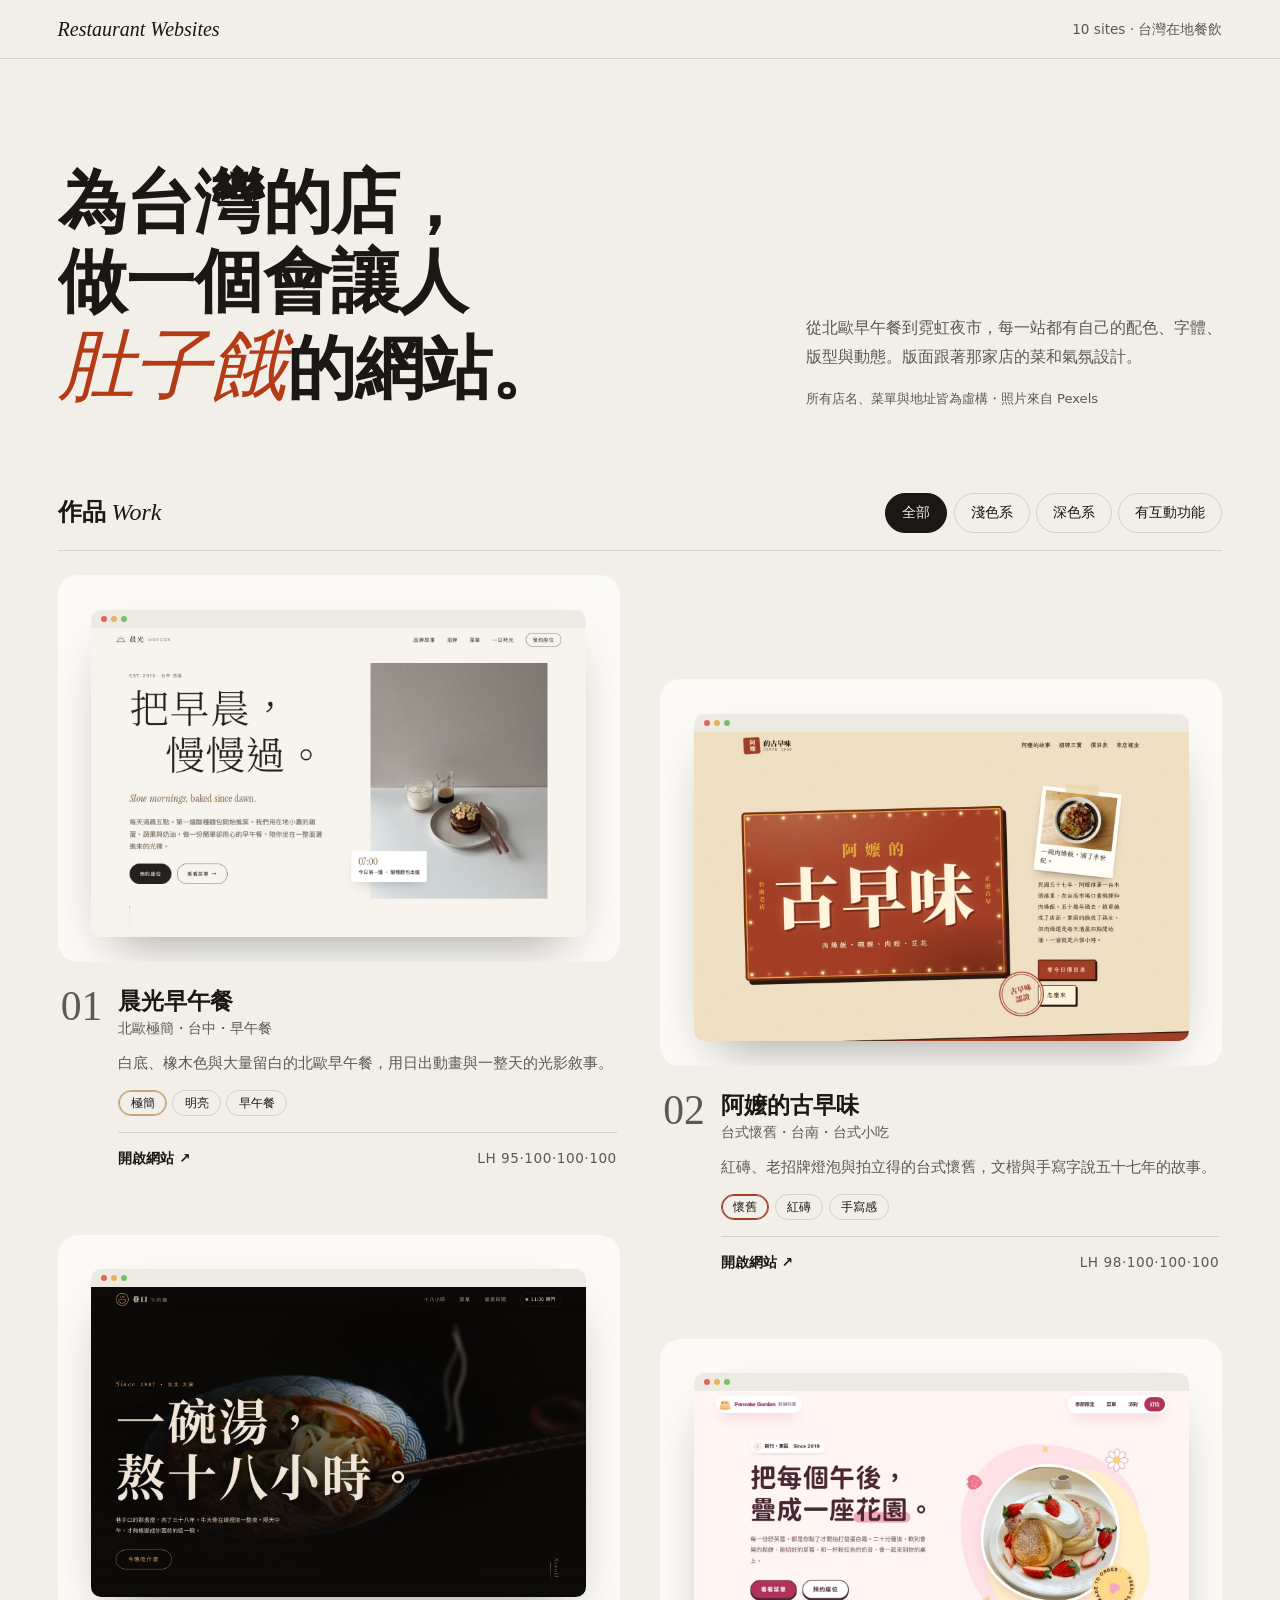
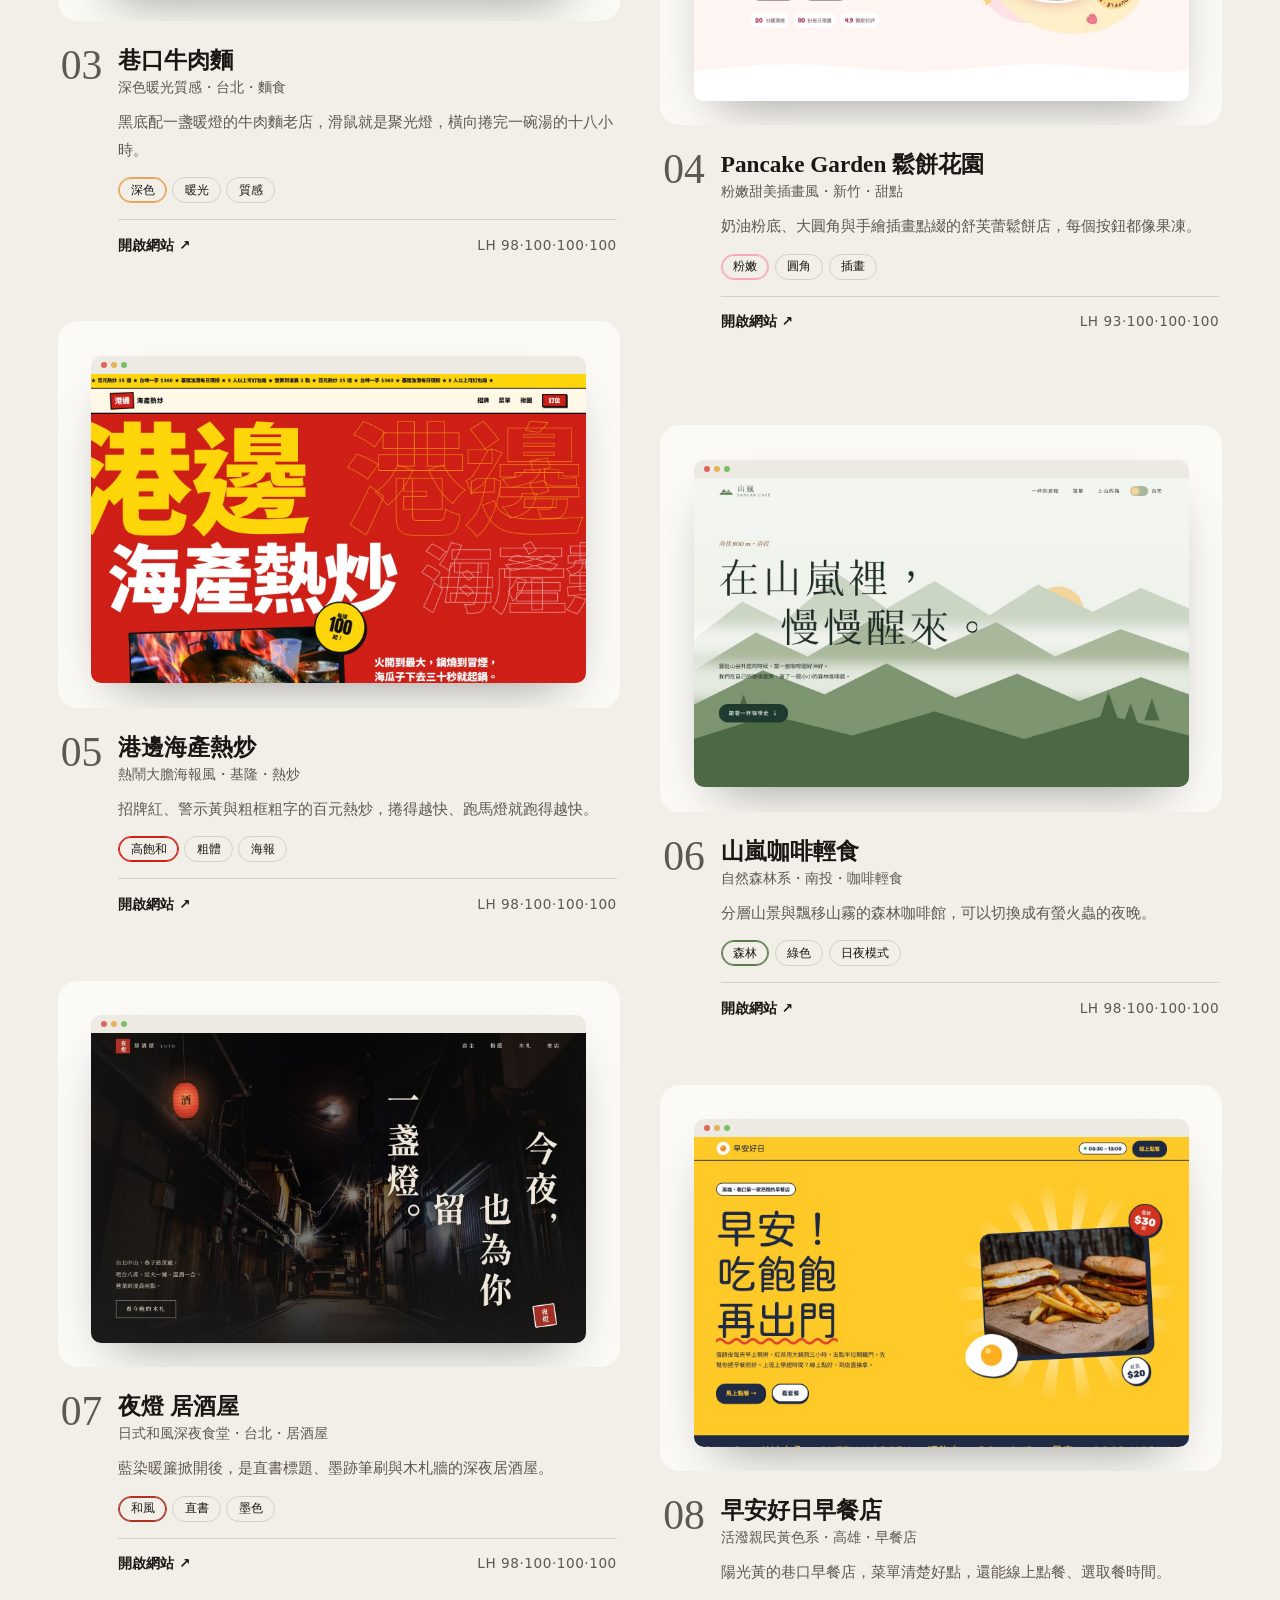
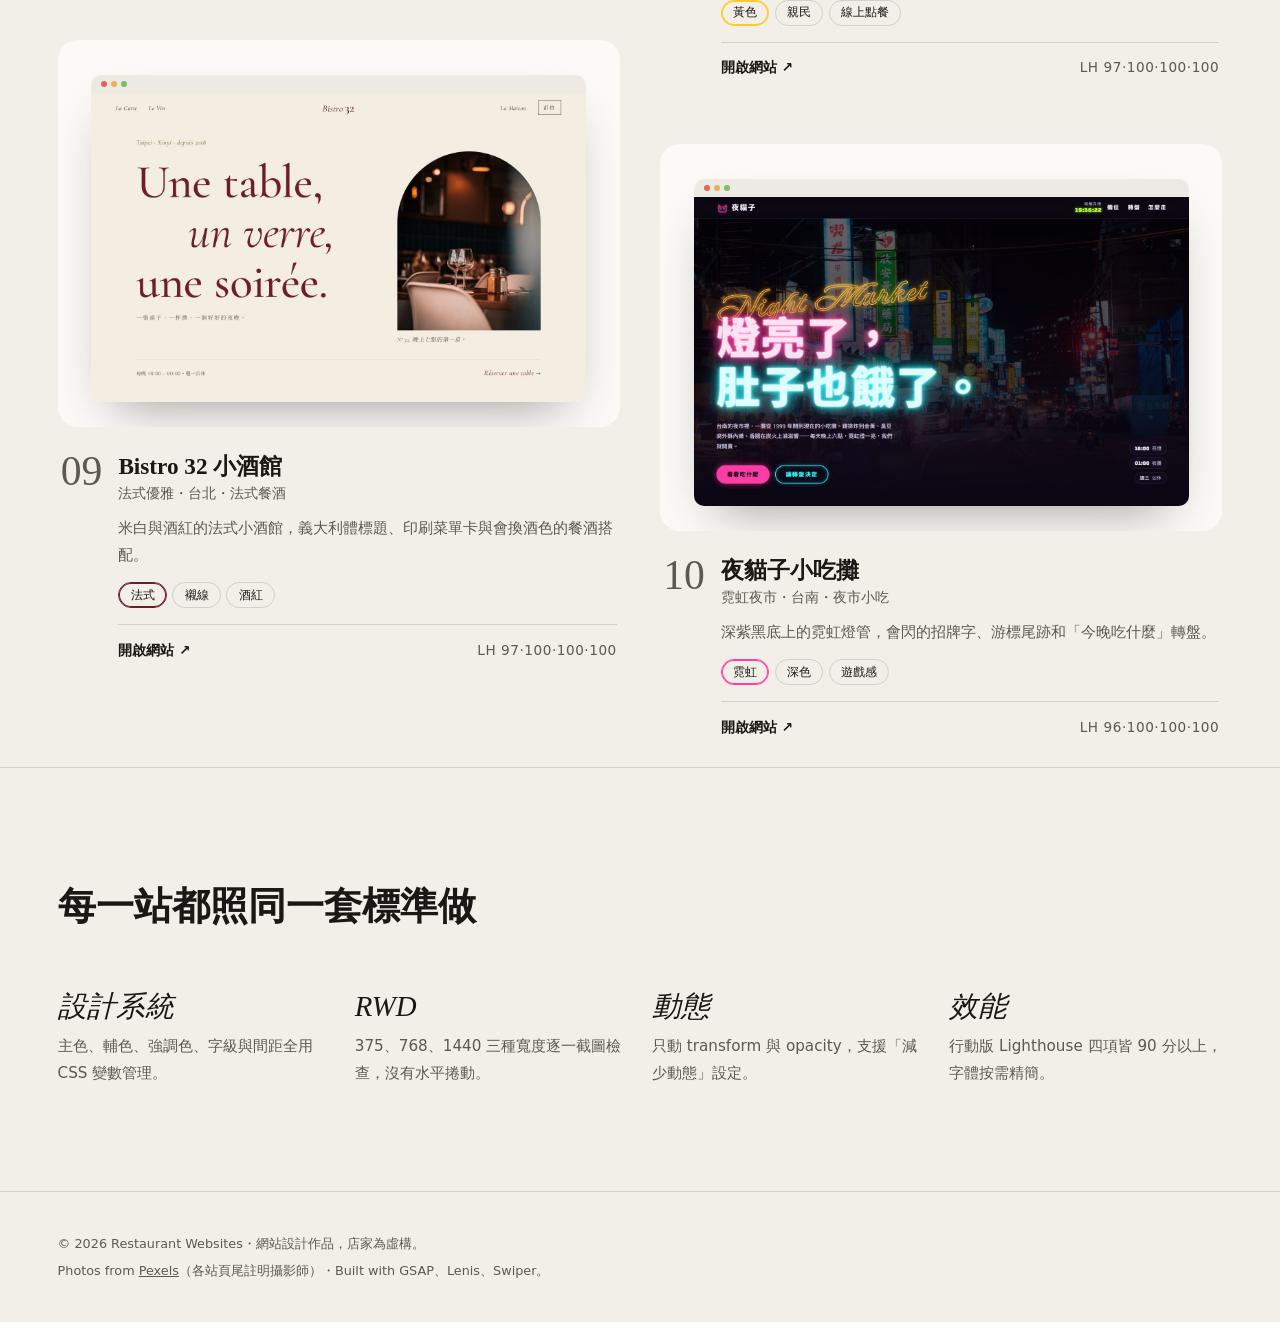
<file: index.html>
<!doctype html>
<html lang="zh-Hant-TW">
<head>
  <meta charset="utf-8">
  <meta name="viewport" content="width=device-width, initial-scale=1">
  <title>台灣餐飲網站設計｜Restaurant Websites</title>
  <meta name="description" content="為台灣在地餐飲店家設計的網站作品：早午餐、古早味、牛肉麵、熱炒、居酒屋、法式小酒館、夜市小吃……每一站都有獨立的設計系統與互動特效。">
  <meta name="theme-color" content="#F2EFE8">
  <link rel="icon" href="favicon.svg" type="image/svg+xml">
  <meta property="og:type" content="website">
  <meta property="og:locale" content="zh_TW">
  <meta property="og:title" content="台灣餐飲網站設計">
  <meta property="og:description" content="為台灣的店，做一個會讓人肚子餓的網站。">
  <meta property="og:image" content="thumbnails/01-morning-light.jpg">
  <meta name="twitter:card" content="summary_large_image">
  <link rel="preconnect" href="https://fonts.googleapis.com">
  <link rel="preconnect" href="https://fonts.gstatic.com" crossorigin>
  <!-- fonts: Instrument Serif:ital@0;1 | Noto Sans TC:wght@400;700 | Noto Serif TC:wght@600 -->
  <script>window.addEventListener('load',function(){["https://fonts.googleapis.com/css2?family=Instrument+Serif:ital@0;1&display=swap&text=!%22%23%24%25%26'()*%2B%2C-.%2F0123456789%3A%3B%3C%3D%3E%3F%40ABCDEFGHIJKLMNOPQRSTUVWXYZ%5B%5C%5D%5E_%60abcdefghijklmnopqrstuvwxyz%7B%7C%7D~%E5%8B%95%E5%AD%90%E6%85%8B%E6%95%88%E7%B3%BB%E7%B5%B1%E8%82%9A%E8%83%BD%E8%A8%88%E8%A8%AD%E9%A4%93","https://fonts.googleapis.com/css2?family=Noto+Sans+TC:wght@400;700&display=swap&text=!%22%23%24%25%26'()*%2B%2C-.%2F0123456789%3A%3B%3C%3D%3E%3F%40ABCDEFGHIJKLMNOPQRSTUVWXYZ%5B%5C%5D%5E_%60abcdefghijklmnopqrstuvwxyz%7B%7C%7D~%C2%A9%C2%B7%E2%86%97%E3%80%81%E3%80%82%E3%80%8C%E3%80%8D%E3%83%BB%E4%B8%80%E4%B8%83%E4%B8%89%E4%B8%8A%E4%B8%8D%E4%B8%AD%E4%B8%BB%E4%BA%8B%E4%BA%92%E4%BA%94%E4%BA%AE%E4%BB%80%E4%BB%8A%E4%BB%A5%E4%BD%9C%E4%BE%86%E4%BE%9B%E5%80%8B%E5%83%85%E5%83%8F%E5%84%AA%E5%85%83%E5%85%89%E5%85%A8%E5%85%AB%E5%87%8D%E5%87%BA%E5%88%86%E5%88%87%E5%88%97%E5%88%A9%E5%88%B0%E5%88%B7%E5%8A%9F%E5%8B%95%E5%8C%97%E5%8D%81%E5%8D%88%E5%8D%97%E5%8D%A1%E5%8D%B0%E5%8F%96%E5%8F%A3%E5%8F%AA%E5%8F%AF%E5%8F%B0%E5%90%83%E5%90%84%E5%90%8D%E5%90%91%E5%91%B3%E5%92%8C%E5%92%96%E5%93%81%E5%95%9F%E5%95%A1%E5%96%AE%E5%9B%9B%E5%9C%93%E5%9C%96%E5%9C%A8%E5%9C%B0%E5%9D%80%E5%9E%8B%E5%9F%BA%E5%A0%82%E5%A0%B1%E5%A2%A8%E5%A4%9C%E5%A4%A7%E5%A4%A9%E5%A5%97%E5%A5%B6%E5%A5%BD%E5%AB%A9%E5%AD%97%E5%AE%8C%E5%AE%9A%E5%AE%B6%E5%AF%AB%E5%AF%AC%E5%B0%8F%E5%B0%91%E5%B0%B1%E5%B0%BE%E5%B1%85%E5%B1%8B%E5%B1%95%E5%B1%A4%E5%B1%B1%E5%B7%B1%E5%B7%B7%E5%B8%82%E5%B8%AB%E5%B9%B3%E5%B9%B4%E5%BA%95%E5%BA%97%E5%BA%A6%E5%BC%8F%E5%BC%B7%E5%BD%B1%E5%BE%8C%E5%BE%97%E5%BE%9E%E5%BF%AB%E6%84%9F%E6%85%8B%E6%87%B7%E6%88%90%E6%88%AA%E6%88%B2%E6%89%80%E6%89%8B%E6%8A%95%E6%8B%8D%E6%8B%9B%E6%8C%89%E6%8D%B2%E6%8E%80%E6%8F%92%E6%8F%9B%E6%8F%B4%E6%90%AD%E6%94%9D%E6%94%AF%E6%95%85%E6%95%98%E6%95%B4%E6%95%B8%E6%96%87%E6%96%B0%E6%97%A5%E6%97%A9%E6%98%8E%E6%98%AF%E6%99%82%E6%99%9A%E6%99%AF%E6%9A%96%E6%9B%B8%E6%9C%83%E6%9C%89%E6%9C%A8%E6%9C%AD%E6%9D%BF%E6%9E%97%E6%9E%9C%E6%9F%93%E6%9F%A5%E6%A1%86%E6%A3%AE%E6%A5%9A%E6%A5%B5%E6%A5%B7%E6%A7%8B%E6%A8%99%E6%A8%A1%E6%A9%A1%E6%A9%AB%E6%AA%A2%E6%AD%90%E6%AF%8F%E6%B0%91%E6%B0%B4%E6%B2%92%E6%B2%B9%E6%B3%95%E6%B3%A1%E6%B4%BB%E6%B5%B7%E6%B7%B1%E6%B7%BA%E6%B8%85%E6%B8%9B%E6%B8%B8%E6%B9%AF%E6%BB%91%E6%BD%91%E7%81%A3%E7%81%AB%E7%82%92%E7%82%BA%E7%84%B6%E7%85%A7%E7%86%B1%E7%87%88%E7%89%86%E7%89%87%E7%89%88%E7%89%8C%E7%89%9B%E7%90%86%E7%94%9C%E7%94%A8%E7%95%99%E7%95%AB%E7%99%BD%E7%99%BE%E7%9A%84%E7%9A%86%E7%9B%9E%E7%9B%A4%E7%9B%B4%E7%A2%97%E7%A3%9A%E7%A4%BA%E7%A7%BB%E7%A8%AE%E7%AB%8B%E7%AB%99%E7%AB%B9%E7%AD%86%E7%AE%A1%E7%B0%A1%E7%B0%BE%E7%B1%B3%E7%B2%89%E7%B2%97%E7%B2%BE%E7%B3%BB%E7%B4%85%E7%B4%9A%E7%B4%AB%E7%B6%A0%E7%B6%B2%E7%B6%B4%E7%B7%9A%E7%B9%AA%E7%BE%8E%E7%BE%A9%E8%80%81%E8%81%9A%E8%82%89%E8%83%BD%E8%86%BD%E8%87%AA%E8%88%87%E8%88%8A%E8%88%92%E8%89%B2%E8%8A%99%E8%8F%9C%E8%95%BE%E8%97%8D%E8%99%9B%E8%99%B9%E8%9E%A2%E8%9F%B2%E8%A1%8C%E8%A1%A8%E8%A5%AF%E8%A6%AA%E8%A7%92%E8%A8%88%E8%A8%AD%E8%A8%BB%E8%AA%AA%E8%AA%BF%E8%AD%A6%E8%AE%8A%E8%B3%AA%E8%B6%8A%E8%B7%91%E8%B7%9D%E8%B7%A1%E8%B7%B3%E8%BC%94%E8%BC%95%E8%BD%89%E9%80%90%E9%81%8A%E9%81%93%E9%81%B8%E9%82%84%E9%82%A3%E9%83%A8%E9%83%BD%E9%85%8D%E9%85%92%E9%87%8F%E9%88%95%E9%96%83%E9%96%8B%E9%96%93%E9%99%BD%E9%9A%86%E9%9B%84%E9%9B%85%E9%9B%86%E9%9C%80%E9%9C%93%E9%9C%A7%E9%A0%81%E9%A0%85%E9%A1%8C%E9%A2%A8%E9%A3%84%E9%A3%9F%E9%A3%B2%E9%A3%BD%E9%A4%85%E9%A4%90%E9%A4%A8%E9%A6%AC%E9%AB%94%E9%AB%98%E9%AC%86%E9%AC%A7%E9%BA%B5%E9%BA%BC%E9%BB%83%E9%BB%91%E9%BB%9E%E9%BC%A0%EF%BC%88%EF%BC%89%EF%BC%8C","https://fonts.googleapis.com/css2?family=Noto+Serif+TC:wght@600&display=swap&text=!%22%23%24%25%26'()*%2B%2C-.%2F0123456789%3A%3B%3C%3D%3E%3F%40ABCDEFGHIJKLMNOPQRSTUVWXYZ%5B%5C%5D%5E_%60abcdefghijklmnopqrstuvwxyz%7B%7C%7D~%E3%80%82%E4%B8%80%E4%BA%BA%E4%BD%9C%E5%80%8B%E5%81%9A%E5%85%89%E5%8B%95%E5%8D%88%E5%8F%A3%E5%8F%A4%E5%8F%B0%E5%90%83%E5%90%8C%E5%91%B3%E5%92%96%E5%93%81%E5%95%A1%E5%9C%92%E5%A4%9C%E5%A5%97%E5%A5%BD%E5%AC%A4%E5%AD%90%E5%AE%89%E5%B0%8F%E5%B1%85%E5%B1%8B%E5%B1%B1%E5%B5%90%E5%B7%B7%E5%BA%97%E6%85%8B%E6%94%A4%E6%95%88%E6%97%A5%E6%97%A9%E6%99%A8%E6%9C%83%E6%A8%99%E6%AF%8F%E6%B5%B7%E6%B8%AF%E6%BA%96%E7%81%A3%E7%82%92%E7%82%BA%E7%85%A7%E7%86%B1%E7%87%88%E7%89%9B%E7%94%A2%E7%9A%84%E7%AB%99%E7%B3%BB%E7%B5%B1%E7%B6%B2%E8%82%89%E8%82%9A%E8%83%BD%E8%8A%B1%E8%A8%88%E8%A8%AD%E8%AE%93%E8%B2%93%E8%BC%95%E9%82%8A%E9%83%BD%E9%85%92%E9%98%BF%E9%A3%9F%E9%A4%85%E9%A4%90%E9%A4%93%E9%A4%A8%E9%AC%86%E9%BA%B5%EF%BC%8C"].forEach(function(h){var l=document.createElement('link');l.rel='stylesheet';l.href=h;document.head.appendChild(l)})})</script>
  <noscript><link rel="stylesheet" href="https://fonts.googleapis.com/css2?family=Instrument+Serif:ital@0;1&amp;display=swap&amp;text=!%22%23%24%25%26'()*%2B%2C-.%2F0123456789%3A%3B%3C%3D%3E%3F%40ABCDEFGHIJKLMNOPQRSTUVWXYZ%5B%5C%5D%5E_%60abcdefghijklmnopqrstuvwxyz%7B%7C%7D~%E5%8B%95%E5%AD%90%E6%85%8B%E6%95%88%E7%B3%BB%E7%B5%B1%E8%82%9A%E8%83%BD%E8%A8%88%E8%A8%AD%E9%A4%93"></noscript>
  <noscript><link rel="stylesheet" href="https://fonts.googleapis.com/css2?family=Noto+Sans+TC:wght@400;700&amp;display=swap&amp;text=!%22%23%24%25%26'()*%2B%2C-.%2F0123456789%3A%3B%3C%3D%3E%3F%40ABCDEFGHIJKLMNOPQRSTUVWXYZ%5B%5C%5D%5E_%60abcdefghijklmnopqrstuvwxyz%7B%7C%7D~%C2%A9%C2%B7%E2%86%97%E3%80%81%E3%80%82%E3%80%8C%E3%80%8D%E3%83%BB%E4%B8%80%E4%B8%83%E4%B8%89%E4%B8%8A%E4%B8%8D%E4%B8%AD%E4%B8%BB%E4%BA%8B%E4%BA%92%E4%BA%94%E4%BA%AE%E4%BB%80%E4%BB%8A%E4%BB%A5%E4%BD%9C%E4%BE%86%E4%BE%9B%E5%80%8B%E5%83%85%E5%83%8F%E5%84%AA%E5%85%83%E5%85%89%E5%85%A8%E5%85%AB%E5%87%8D%E5%87%BA%E5%88%86%E5%88%87%E5%88%97%E5%88%A9%E5%88%B0%E5%88%B7%E5%8A%9F%E5%8B%95%E5%8C%97%E5%8D%81%E5%8D%88%E5%8D%97%E5%8D%A1%E5%8D%B0%E5%8F%96%E5%8F%A3%E5%8F%AA%E5%8F%AF%E5%8F%B0%E5%90%83%E5%90%84%E5%90%8D%E5%90%91%E5%91%B3%E5%92%8C%E5%92%96%E5%93%81%E5%95%9F%E5%95%A1%E5%96%AE%E5%9B%9B%E5%9C%93%E5%9C%96%E5%9C%A8%E5%9C%B0%E5%9D%80%E5%9E%8B%E5%9F%BA%E5%A0%82%E5%A0%B1%E5%A2%A8%E5%A4%9C%E5%A4%A7%E5%A4%A9%E5%A5%97%E5%A5%B6%E5%A5%BD%E5%AB%A9%E5%AD%97%E5%AE%8C%E5%AE%9A%E5%AE%B6%E5%AF%AB%E5%AF%AC%E5%B0%8F%E5%B0%91%E5%B0%B1%E5%B0%BE%E5%B1%85%E5%B1%8B%E5%B1%95%E5%B1%A4%E5%B1%B1%E5%B7%B1%E5%B7%B7%E5%B8%82%E5%B8%AB%E5%B9%B3%E5%B9%B4%E5%BA%95%E5%BA%97%E5%BA%A6%E5%BC%8F%E5%BC%B7%E5%BD%B1%E5%BE%8C%E5%BE%97%E5%BE%9E%E5%BF%AB%E6%84%9F%E6%85%8B%E6%87%B7%E6%88%90%E6%88%AA%E6%88%B2%E6%89%80%E6%89%8B%E6%8A%95%E6%8B%8D%E6%8B%9B%E6%8C%89%E6%8D%B2%E6%8E%80%E6%8F%92%E6%8F%9B%E6%8F%B4%E6%90%AD%E6%94%9D%E6%94%AF%E6%95%85%E6%95%98%E6%95%B4%E6%95%B8%E6%96%87%E6%96%B0%E6%97%A5%E6%97%A9%E6%98%8E%E6%98%AF%E6%99%82%E6%99%9A%E6%99%AF%E6%9A%96%E6%9B%B8%E6%9C%83%E6%9C%89%E6%9C%A8%E6%9C%AD%E6%9D%BF%E6%9E%97%E6%9E%9C%E6%9F%93%E6%9F%A5%E6%A1%86%E6%A3%AE%E6%A5%9A%E6%A5%B5%E6%A5%B7%E6%A7%8B%E6%A8%99%E6%A8%A1%E6%A9%A1%E6%A9%AB%E6%AA%A2%E6%AD%90%E6%AF%8F%E6%B0%91%E6%B0%B4%E6%B2%92%E6%B2%B9%E6%B3%95%E6%B3%A1%E6%B4%BB%E6%B5%B7%E6%B7%B1%E6%B7%BA%E6%B8%85%E6%B8%9B%E6%B8%B8%E6%B9%AF%E6%BB%91%E6%BD%91%E7%81%A3%E7%81%AB%E7%82%92%E7%82%BA%E7%84%B6%E7%85%A7%E7%86%B1%E7%87%88%E7%89%86%E7%89%87%E7%89%88%E7%89%8C%E7%89%9B%E7%90%86%E7%94%9C%E7%94%A8%E7%95%99%E7%95%AB%E7%99%BD%E7%99%BE%E7%9A%84%E7%9A%86%E7%9B%9E%E7%9B%A4%E7%9B%B4%E7%A2%97%E7%A3%9A%E7%A4%BA%E7%A7%BB%E7%A8%AE%E7%AB%8B%E7%AB%99%E7%AB%B9%E7%AD%86%E7%AE%A1%E7%B0%A1%E7%B0%BE%E7%B1%B3%E7%B2%89%E7%B2%97%E7%B2%BE%E7%B3%BB%E7%B4%85%E7%B4%9A%E7%B4%AB%E7%B6%A0%E7%B6%B2%E7%B6%B4%E7%B7%9A%E7%B9%AA%E7%BE%8E%E7%BE%A9%E8%80%81%E8%81%9A%E8%82%89%E8%83%BD%E8%86%BD%E8%87%AA%E8%88%87%E8%88%8A%E8%88%92%E8%89%B2%E8%8A%99%E8%8F%9C%E8%95%BE%E8%97%8D%E8%99%9B%E8%99%B9%E8%9E%A2%E8%9F%B2%E8%A1%8C%E8%A1%A8%E8%A5%AF%E8%A6%AA%E8%A7%92%E8%A8%88%E8%A8%AD%E8%A8%BB%E8%AA%AA%E8%AA%BF%E8%AD%A6%E8%AE%8A%E8%B3%AA%E8%B6%8A%E8%B7%91%E8%B7%9D%E8%B7%A1%E8%B7%B3%E8%BC%94%E8%BC%95%E8%BD%89%E9%80%90%E9%81%8A%E9%81%93%E9%81%B8%E9%82%84%E9%82%A3%E9%83%A8%E9%83%BD%E9%85%8D%E9%85%92%E9%87%8F%E9%88%95%E9%96%83%E9%96%8B%E9%96%93%E9%99%BD%E9%9A%86%E9%9B%84%E9%9B%85%E9%9B%86%E9%9C%80%E9%9C%93%E9%9C%A7%E9%A0%81%E9%A0%85%E9%A1%8C%E9%A2%A8%E9%A3%84%E9%A3%9F%E9%A3%B2%E9%A3%BD%E9%A4%85%E9%A4%90%E9%A4%A8%E9%A6%AC%E9%AB%94%E9%AB%98%E9%AC%86%E9%AC%A7%E9%BA%B5%E9%BA%BC%E9%BB%83%E9%BB%91%E9%BB%9E%E9%BC%A0%EF%BC%88%EF%BC%89%EF%BC%8C"></noscript>
  <noscript><link rel="stylesheet" href="https://fonts.googleapis.com/css2?family=Noto+Serif+TC:wght@600&amp;display=swap&amp;text=!%22%23%24%25%26'()*%2B%2C-.%2F0123456789%3A%3B%3C%3D%3E%3F%40ABCDEFGHIJKLMNOPQRSTUVWXYZ%5B%5C%5D%5E_%60abcdefghijklmnopqrstuvwxyz%7B%7C%7D~%E3%80%82%E4%B8%80%E4%BA%BA%E4%BD%9C%E5%80%8B%E5%81%9A%E5%85%89%E5%8B%95%E5%8D%88%E5%8F%A3%E5%8F%A4%E5%8F%B0%E5%90%83%E5%90%8C%E5%91%B3%E5%92%96%E5%93%81%E5%95%A1%E5%9C%92%E5%A4%9C%E5%A5%97%E5%A5%BD%E5%AC%A4%E5%AD%90%E5%AE%89%E5%B0%8F%E5%B1%85%E5%B1%8B%E5%B1%B1%E5%B5%90%E5%B7%B7%E5%BA%97%E6%85%8B%E6%94%A4%E6%95%88%E6%97%A5%E6%97%A9%E6%99%A8%E6%9C%83%E6%A8%99%E6%AF%8F%E6%B5%B7%E6%B8%AF%E6%BA%96%E7%81%A3%E7%82%92%E7%82%BA%E7%85%A7%E7%86%B1%E7%87%88%E7%89%9B%E7%94%A2%E7%9A%84%E7%AB%99%E7%B3%BB%E7%B5%B1%E7%B6%B2%E8%82%89%E8%82%9A%E8%83%BD%E8%8A%B1%E8%A8%88%E8%A8%AD%E8%AE%93%E8%B2%93%E8%BC%95%E9%82%8A%E9%83%BD%E9%85%92%E9%98%BF%E9%A3%9F%E9%A4%85%E9%A4%90%E9%A4%93%E9%A4%A8%E9%AC%86%E9%BA%B5%EF%BC%8C"></noscript>
  <!-- /fonts -->
  <link rel="stylesheet" href="index.css">
  <script>document.documentElement.classList.add('js')</script>
</head>
<body>
  <a class="skip" href="#work">跳到作品列表</a>

  <header class="top">
    <p class="top__mark">Restaurant Websites</p>
    <p class="top__meta"><span data-total>10</span> sites · 台灣在地餐飲</p>
  </header>

  <main>
    <section class="intro">
      <h1 class="intro__title">
        <span class="ln"><span>為台灣的店，</span></span>
        <span class="ln"><span>做一個會讓人</span></span>
        <span class="ln"><span><em>肚子餓</em>的網站。</span></span>
      </h1>
      <div class="intro__side">
        <p>從北歐早午餐到霓虹夜市，每一站都有自己的配色、字體、版型與動態。版面跟著那家店的菜和氣氛設計。</p>
        <p class="intro__note">所有店名、菜單與地址皆為虛構・照片來自 Pexels</p>
      </div>
    </section>

    <section class="work" id="work" aria-labelledby="work-title">
      <div class="work__bar">
        <h2 id="work-title" class="work__title">作品 <em>Work</em></h2>
        <div class="filters" role="group" aria-label="依風格篩選">
          <button class="filter is-on" data-filter="all" aria-pressed="true">全部</button>
          <button class="filter" data-filter="light" aria-pressed="false">淺色系</button>
          <button class="filter" data-filter="dark" aria-pressed="false">深色系</button>
          <button class="filter" data-filter="interactive" aria-pressed="false">有互動功能</button>
        </div>
      </div>
      <ol class="grid">
        <!-- cards -->
        <li class="card" data-cat="light" style="--accent:#C8A77C;--bg:#F7F4EE;--ink:#24221E">
          <a class="card__link" href="sites/01-morning-light/" aria-label="晨光早午餐：北歐極簡（開啟網站）">
            <div class="card__stage">
              <div class="card__browser"><span class="card__dots" aria-hidden="true"></span><img src="thumbnails/01-morning-light.jpg" width="1440" height="900" loading="lazy" alt="晨光早午餐 桌機版首屏"></div>
              <div class="card__phone" aria-hidden="true"><img src="thumbnails/01-morning-light-m.jpg" width="750" height="1624" loading="lazy" alt=""></div>
            </div>
            <div class="card__info">
              <p class="card__no">01</p>
              <h3 class="card__name">晨光早午餐</h3>
              <p class="card__style">北歐極簡・台中・早午餐</p>
              <p class="card__pitch">白底、橡木色與大量留白的北歐早午餐，用日出動畫與一整天的光影敘事。</p>
              <ul class="card__tags"><li>極簡</li><li>明亮</li><li>早午餐</li></ul>
              <p class="card__foot"><span class="card__go">開啟網站 <span aria-hidden="true">↗</span></span><span class="card__lh" title="行動版 Lighthouse：效能 / 無障礙 / 最佳做法 / SEO">LH 95·100·100·100</span></p>
            </div>
          </a>
        </li>
        <li class="card" data-cat="light" style="--accent:#A23E26;--bg:#F3E4C8;--ink:#2A1A12">
          <a class="card__link" href="sites/02-ama-kitchen/" aria-label="阿嬤的古早味：台式懷舊（開啟網站）">
            <div class="card__stage">
              <div class="card__browser"><span class="card__dots" aria-hidden="true"></span><img src="thumbnails/02-ama-kitchen.jpg" width="1440" height="900" loading="lazy" alt="阿嬤的古早味 桌機版首屏"></div>
              <div class="card__phone" aria-hidden="true"><img src="thumbnails/02-ama-kitchen-m.jpg" width="750" height="1624" loading="lazy" alt=""></div>
            </div>
            <div class="card__info">
              <p class="card__no">02</p>
              <h3 class="card__name">阿嬤的古早味</h3>
              <p class="card__style">台式懷舊・台南・台式小吃</p>
              <p class="card__pitch">紅磚、老招牌燈泡與拍立得的台式懷舊，文楷與手寫字說五十七年的故事。</p>
              <ul class="card__tags"><li>懷舊</li><li>紅磚</li><li>手寫感</li></ul>
              <p class="card__foot"><span class="card__go">開啟網站 <span aria-hidden="true">↗</span></span><span class="card__lh" title="行動版 Lighthouse：效能 / 無障礙 / 最佳做法 / SEO">LH 98·100·100·100</span></p>
            </div>
          </a>
        </li>
        <li class="card" data-cat="dark" style="--accent:#E9A55A;--bg:#0D0B09;--ink:#EFE6D8">
          <a class="card__link" href="sites/03-alley-beef-noodle/" aria-label="巷口牛肉麵：深色暖光質感（開啟網站）">
            <div class="card__stage">
              <div class="card__browser"><span class="card__dots" aria-hidden="true"></span><img src="thumbnails/03-alley-beef-noodle.jpg" width="1440" height="900" loading="lazy" alt="巷口牛肉麵 桌機版首屏"></div>
              <div class="card__phone" aria-hidden="true"><img src="thumbnails/03-alley-beef-noodle-m.jpg" width="750" height="1624" loading="lazy" alt=""></div>
            </div>
            <div class="card__info">
              <p class="card__no">03</p>
              <h3 class="card__name">巷口牛肉麵</h3>
              <p class="card__style">深色暖光質感・台北・麵食</p>
              <p class="card__pitch">黑底配一盞暖燈的牛肉麵老店，滑鼠就是聚光燈，橫向捲完一碗湯的十八小時。</p>
              <ul class="card__tags"><li>深色</li><li>暖光</li><li>質感</li></ul>
              <p class="card__foot"><span class="card__go">開啟網站 <span aria-hidden="true">↗</span></span><span class="card__lh" title="行動版 Lighthouse：效能 / 無障礙 / 最佳做法 / SEO">LH 98·100·100·100</span></p>
            </div>
          </a>
        </li>
        <li class="card" data-cat="light" style="--accent:#F7A8BC;--bg:#FFF5F2;--ink:#4A2733">
          <a class="card__link" href="sites/04-pancake-garden/" aria-label="Pancake Garden 鬆餅花園：粉嫩甜美插畫風（開啟網站）">
            <div class="card__stage">
              <div class="card__browser"><span class="card__dots" aria-hidden="true"></span><img src="thumbnails/04-pancake-garden.jpg" width="1440" height="900" loading="lazy" alt="Pancake Garden 鬆餅花園 桌機版首屏"></div>
              <div class="card__phone" aria-hidden="true"><img src="thumbnails/04-pancake-garden-m.jpg" width="750" height="1624" loading="lazy" alt=""></div>
            </div>
            <div class="card__info">
              <p class="card__no">04</p>
              <h3 class="card__name">Pancake Garden 鬆餅花園</h3>
              <p class="card__style">粉嫩甜美插畫風・新竹・甜點</p>
              <p class="card__pitch">奶油粉底、大圓角與手繪插畫點綴的舒芙蕾鬆餅店，每個按鈕都像果凍。</p>
              <ul class="card__tags"><li>粉嫩</li><li>圓角</li><li>插畫</li></ul>
              <p class="card__foot"><span class="card__go">開啟網站 <span aria-hidden="true">↗</span></span><span class="card__lh" title="行動版 Lighthouse：效能 / 無障礙 / 最佳做法 / SEO">LH 93·100·100·100</span></p>
            </div>
          </a>
        </li>
        <li class="card" data-cat="light" style="--accent:#D01F17;--bg:#FFF8E6;--ink:#111111">
          <a class="card__link" href="sites/05-harbor-wok/" aria-label="港邊海產熱炒：熱鬧大膽海報風（開啟網站）">
            <div class="card__stage">
              <div class="card__browser"><span class="card__dots" aria-hidden="true"></span><img src="thumbnails/05-harbor-wok.jpg" width="1440" height="900" loading="lazy" alt="港邊海產熱炒 桌機版首屏"></div>
              <div class="card__phone" aria-hidden="true"><img src="thumbnails/05-harbor-wok-m.jpg" width="750" height="1624" loading="lazy" alt=""></div>
            </div>
            <div class="card__info">
              <p class="card__no">05</p>
              <h3 class="card__name">港邊海產熱炒</h3>
              <p class="card__style">熱鬧大膽海報風・基隆・熱炒</p>
              <p class="card__pitch">招牌紅、警示黃與粗框粗字的百元熱炒，捲得越快、跑馬燈就跑得越快。</p>
              <ul class="card__tags"><li>高飽和</li><li>粗體</li><li>海報</li></ul>
              <p class="card__foot"><span class="card__go">開啟網站 <span aria-hidden="true">↗</span></span><span class="card__lh" title="行動版 Lighthouse：效能 / 無障礙 / 最佳做法 / SEO">LH 98·100·100·100</span></p>
            </div>
          </a>
        </li>
        <li class="card" data-cat="light interactive" style="--accent:#5E7B4F;--bg:#EEF1EA;--ink:#1F2E26">
          <a class="card__link" href="sites/06-sanlan-cafe/" aria-label="山嵐咖啡輕食：自然森林系（開啟網站）">
            <div class="card__stage">
              <div class="card__browser"><span class="card__dots" aria-hidden="true"></span><img src="thumbnails/06-sanlan-cafe.jpg" width="1440" height="900" loading="lazy" alt="山嵐咖啡輕食 桌機版首屏"></div>
              <div class="card__phone" aria-hidden="true"><img src="thumbnails/06-sanlan-cafe-m.jpg" width="750" height="1624" loading="lazy" alt=""></div>
            </div>
            <div class="card__info">
              <p class="card__no">06</p>
              <h3 class="card__name">山嵐咖啡輕食</h3>
              <p class="card__style">自然森林系・南投・咖啡輕食</p>
              <p class="card__pitch">分層山景與飄移山霧的森林咖啡館，可以切換成有螢火蟲的夜晚。</p>
              <ul class="card__tags"><li>森林</li><li>綠色</li><li>日夜模式</li></ul>
              <p class="card__foot"><span class="card__go">開啟網站 <span aria-hidden="true">↗</span></span><span class="card__lh" title="行動版 Lighthouse：效能 / 無障礙 / 最佳做法 / SEO">LH 98·100·100·100</span></p>
            </div>
          </a>
        </li>
        <li class="card" data-cat="dark" style="--accent:#AE3226;--bg:#1B1A18;--ink:#EFE8DA">
          <a class="card__link" href="sites/07-yoto-izakaya/" aria-label="夜燈 居酒屋：日式和風深夜食堂（開啟網站）">
            <div class="card__stage">
              <div class="card__browser"><span class="card__dots" aria-hidden="true"></span><img src="thumbnails/07-yoto-izakaya.jpg" width="1440" height="900" loading="lazy" alt="夜燈 居酒屋 桌機版首屏"></div>
              <div class="card__phone" aria-hidden="true"><img src="thumbnails/07-yoto-izakaya-m.jpg" width="750" height="1624" loading="lazy" alt=""></div>
            </div>
            <div class="card__info">
              <p class="card__no">07</p>
              <h3 class="card__name">夜燈 居酒屋</h3>
              <p class="card__style">日式和風深夜食堂・台北・居酒屋</p>
              <p class="card__pitch">藍染暖簾掀開後，是直書標題、墨跡筆刷與木札牆的深夜居酒屋。</p>
              <ul class="card__tags"><li>和風</li><li>直書</li><li>墨色</li></ul>
              <p class="card__foot"><span class="card__go">開啟網站 <span aria-hidden="true">↗</span></span><span class="card__lh" title="行動版 Lighthouse：效能 / 無障礙 / 最佳做法 / SEO">LH 98·100·100·100</span></p>
            </div>
          </a>
        </li>
        <li class="card" data-cat="light interactive" style="--accent:#FFC928;--bg:#FFF8E7;--ink:#1F2A44">
          <a class="card__link" href="sites/08-good-morning/" aria-label="早安好日早餐店：活潑親民黃色系（開啟網站）">
            <div class="card__stage">
              <div class="card__browser"><span class="card__dots" aria-hidden="true"></span><img src="thumbnails/08-good-morning.jpg" width="1440" height="900" loading="lazy" alt="早安好日早餐店 桌機版首屏"></div>
              <div class="card__phone" aria-hidden="true"><img src="thumbnails/08-good-morning-m.jpg" width="750" height="1624" loading="lazy" alt=""></div>
            </div>
            <div class="card__info">
              <p class="card__no">08</p>
              <h3 class="card__name">早安好日早餐店</h3>
              <p class="card__style">活潑親民黃色系・高雄・早餐店</p>
              <p class="card__pitch">陽光黃的巷口早餐店，菜單清楚好點，還能線上點餐、選取餐時間。</p>
              <ul class="card__tags"><li>黃色</li><li>親民</li><li>線上點餐</li></ul>
              <p class="card__foot"><span class="card__go">開啟網站 <span aria-hidden="true">↗</span></span><span class="card__lh" title="行動版 Lighthouse：效能 / 無障礙 / 最佳做法 / SEO">LH 97·100·100·100</span></p>
            </div>
          </a>
        </li>
        <li class="card" data-cat="light interactive" style="--accent:#6E1E2B;--bg:#F4EDE1;--ink:#2A1E1B">
          <a class="card__link" href="sites/09-bistro-32/" aria-label="Bistro 32 小酒館：法式優雅（開啟網站）">
            <div class="card__stage">
              <div class="card__browser"><span class="card__dots" aria-hidden="true"></span><img src="thumbnails/09-bistro-32.jpg" width="1440" height="900" loading="lazy" alt="Bistro 32 小酒館 桌機版首屏"></div>
              <div class="card__phone" aria-hidden="true"><img src="thumbnails/09-bistro-32-m.jpg" width="750" height="1624" loading="lazy" alt=""></div>
            </div>
            <div class="card__info">
              <p class="card__no">09</p>
              <h3 class="card__name">Bistro 32 小酒館</h3>
              <p class="card__style">法式優雅・台北・法式餐酒</p>
              <p class="card__pitch">米白與酒紅的法式小酒館，義大利體標題、印刷菜單卡與會換酒色的餐酒搭配。</p>
              <ul class="card__tags"><li>法式</li><li>襯線</li><li>酒紅</li></ul>
              <p class="card__foot"><span class="card__go">開啟網站 <span aria-hidden="true">↗</span></span><span class="card__lh" title="行動版 Lighthouse：效能 / 無障礙 / 最佳做法 / SEO">LH 97·100·100·100</span></p>
            </div>
          </a>
        </li>
        <li class="card" data-cat="dark interactive" style="--accent:#FF3EA5;--bg:#0B0714;--ink:#F3EEFF">
          <a class="card__link" href="sites/10-night-market/" aria-label="夜貓子小吃攤：霓虹夜市（開啟網站）">
            <div class="card__stage">
              <div class="card__browser"><span class="card__dots" aria-hidden="true"></span><img src="thumbnails/10-night-market.jpg" width="1440" height="900" loading="lazy" alt="夜貓子小吃攤 桌機版首屏"></div>
              <div class="card__phone" aria-hidden="true"><img src="thumbnails/10-night-market-m.jpg" width="750" height="1624" loading="lazy" alt=""></div>
            </div>
            <div class="card__info">
              <p class="card__no">10</p>
              <h3 class="card__name">夜貓子小吃攤</h3>
              <p class="card__style">霓虹夜市・台南・夜市小吃</p>
              <p class="card__pitch">深紫黑底上的霓虹燈管，會閃的招牌字、游標尾跡和「今晚吃什麼」轉盤。</p>
              <ul class="card__tags"><li>霓虹</li><li>深色</li><li>遊戲感</li></ul>
              <p class="card__foot"><span class="card__go">開啟網站 <span aria-hidden="true">↗</span></span><span class="card__lh" title="行動版 Lighthouse：效能 / 無障礙 / 最佳做法 / SEO">LH 96·100·100·100</span></p>
            </div>
          </a>
        </li>
        <!-- /cards -->
      </ol>
    </section>

    <section class="process" aria-labelledby="process-title">
      <h2 id="process-title" class="process__title">每一站都照同一套標準做</h2>
      <ul class="process__list">
        <li><b>設計系統</b>主色、輔色、強調色、字級與間距全用 CSS 變數管理。</li>
        <li><b>RWD</b>375、768、1440 三種寬度逐一截圖檢查，沒有水平捲動。</li>
        <li><b>動態</b>只動 transform 與 opacity，支援「減少動態」設定。</li>
        <li><b>效能</b>行動版 Lighthouse 四項皆 90 分以上，字體按需精簡。</li>
      </ul>
    </section>
  </main>

  <footer class="foot">
    <p>© 2026 Restaurant Websites・網站設計作品，店家為虛構。</p>
    <p>Photos from <a href="https://www.pexels.com" rel="noopener">Pexels</a>（各站頁尾註明攝影師）・Built with GSAP、Lenis、Swiper。</p>
  </footer>

  <script src="index.js" defer></script>
</body>
</html>
</file>
<file: index.css>
/* ==========================================================
   作品集總覽 — 設計系統
   中性暖灰紙、墨黑字、一抹番茄橘；讓每張作品卡的顏色成為主角
   ========================================================== */
:root {
  --c-bg: #F2EFE8;
  --c-card: #FBFAF6;
  --c-ink: #1A1714;
  --c-muted: #5F5850;
  --c-line: rgba(26, 23, 20, .14);
  --c-accent: #E4572E;
  --c-accent-text: #B53A16;

  --ff-serif: "Instrument Serif", "Noto Serif TC", serif;
  --ff-zh-serif: "Noto Serif TC", serif;
  --ff-sans: "Noto Sans TC", system-ui, sans-serif;

  --fs-hero: clamp(2.3rem, 10.4vw, 6rem);
  --sp-1: .5rem; --sp-2: 1rem; --sp-3: 1.5rem; --sp-4: 2.5rem; --sp-5: 4rem; --sp-6: 6.5rem;
  --gutter: clamp(1rem, 4.5vw, 4.5rem);
  --max: 1440px;
  --r: 20px;
  --ease: cubic-bezier(.16, 1, .3, 1);
}

*, *::before, *::after { box-sizing: border-box; }
body { margin: 0; background: var(--c-bg); color: var(--c-ink); font-family: var(--ff-sans); line-height: 1.8; overflow-x: hidden; }
img { display: block; max-width: 100%; height: auto; }
h1, h2, h3, p, ul, ol { margin: 0; }
ul, ol { list-style: none; padding: 0; }
a { color: inherit; }
button { font: inherit; color: inherit; }
em { font-family: var(--ff-serif); font-style: italic; font-weight: 400; }
:focus-visible { outline: 2px solid var(--c-accent-text); outline-offset: 4px; border-radius: 6px; }
.skip { position: absolute; left: 1rem; top: -100px; z-index: 50; background: var(--c-ink); color: #fff; padding: .5rem 1rem; }
.skip:focus { top: 1rem; }

/* ---------- 頂部 ---------- */
.top { display: flex; justify-content: space-between; gap: var(--sp-2); padding: var(--sp-2) var(--gutter); border-bottom: 1px solid var(--c-line); font-size: .85rem; }
.top__mark { font-family: var(--ff-serif); font-style: italic; font-size: 1.25rem; line-height: 1.3; }
.top__meta { color: var(--c-muted); align-self: center; }

/* ---------- 開場 ---------- */
.intro { max-width: var(--max); margin: 0 auto; padding: var(--sp-6) var(--gutter) var(--sp-5); display: grid; gap: var(--sp-4); align-items: end; }
.intro__title { font-family: var(--ff-zh-serif); font-weight: 600; font-size: var(--fs-hero); line-height: 1.15; letter-spacing: -.01em; }
.intro__title em { color: var(--c-accent-text); font-size: 1.12em; }
.ln { display: block; overflow: hidden; white-space: nowrap; }
.ln > span { display: inline-block; }
.js .ln > span { transform: translateY(105%); animation: rise 1.1s var(--ease) forwards; }
.js .ln:nth-child(2) > span { animation-delay: .1s; }
.js .ln:nth-child(3) > span { animation-delay: .2s; }
@keyframes rise { to { transform: none; } }
.intro__side p { max-width: 28em; color: var(--c-muted); }
.intro__note { margin-top: var(--sp-2); font-size: .82rem; }
@media (min-width: 1000px) { .intro { grid-template-columns: 1.7fr 1fr; } .intro__title { font-size: min(6rem, 5.4vw); } }

/* ---------- 作品 ---------- */
.work { max-width: var(--max); margin: 0 auto; padding: 0 var(--gutter) var(--sp-6); }
.work__bar { position: sticky; top: 0; z-index: 10; display: flex; flex-wrap: wrap; justify-content: space-between; align-items: center; gap: var(--sp-2); padding: var(--sp-2) 0; margin-bottom: var(--sp-3); background: var(--c-bg); border-bottom: 1px solid var(--c-line); }
.work__title { font-family: var(--ff-zh-serif); font-weight: 600; font-size: 1.5rem; }
.filters { display: flex; flex-wrap: wrap; gap: .4rem; }
.filter { min-height: 40px; padding: 0 1rem; border-radius: 999px; border: 1px solid var(--c-line); background: transparent; cursor: pointer; font-size: .9rem; transition: background-color .3s, color .3s, border-color .3s; }
.filter:hover { border-color: var(--c-ink); }
.filter.is-on { background: var(--c-ink); color: var(--c-bg); border-color: var(--c-ink); }

.grid { display: grid; gap: var(--sp-4) var(--sp-3); }
@media (min-width: 760px) { .grid { grid-template-columns: 1fr 1fr; } }
@media (min-width: 1200px) { .grid { grid-template-columns: 1fr 1fr; gap: var(--sp-5) var(--sp-4); } .card:nth-child(even) { margin-top: var(--sp-6); margin-bottom: calc(var(--sp-6) * -1); } }
.card[hidden] { display: none; }
.card__link { display: block; text-decoration: none; }

.card__stage { position: relative; aspect-ratio: 16 / 11; border-radius: var(--r); overflow: hidden; background: var(--c-card); isolation: isolate; }
.card__stage::before { content: ""; position: absolute; inset: 0; z-index: -1; background: var(--bg); transform: scaleY(0); transform-origin: bottom; transition: transform .7s var(--ease); }
.card__browser { position: absolute; left: 6%; right: 6%; top: 9%; border-radius: 10px; overflow: hidden; background: #fff; box-shadow: 0 24px 50px -24px rgba(26, 23, 20, .45); transition: transform .8s var(--ease); }
.card__dots { display: block; height: 18px; background: #EDEAE3; position: relative; }
.card__dots::before { content: ""; position: absolute; left: 10px; top: 6px; width: 6px; height: 6px; border-radius: 50%; background: #E0655A; box-shadow: 10px 0 0 #E7B35A, 20px 0 0 #7BBE67; }
.card__browser img { width: 100%; aspect-ratio: 16 / 10; object-fit: cover; object-position: top; }
.card__phone { position: absolute; right: 7%; bottom: -8%; width: 24%; border-radius: 18px; overflow: hidden; border: 5px solid #111; background: #111; box-shadow: 0 20px 40px -12px rgba(0, 0, 0, .5); transform: translateY(70%) rotate(6deg); opacity: 0; transition: transform .8s var(--ease), opacity .5s; }
.card__phone img { width: 100%; aspect-ratio: 375 / 812; object-fit: cover; object-position: top; }

.card__link:hover .card__stage::before, .card__link:focus-visible .card__stage::before { transform: scaleY(1); }
.card__link:hover .card__browser, .card__link:focus-visible .card__browser { transform: translate(-4%, -3%) scale(.94) rotate(-1.2deg); }
.card__link:hover .card__phone, .card__link:focus-visible .card__phone { transform: translateY(-14%) rotate(-3deg); opacity: 1; }
.card__link:active .card__stage { transform: scale(.99); }

.card__info { display: grid; grid-template-columns: auto 1fr; column-gap: var(--sp-2); padding: var(--sp-3) .2rem 0; }
.card__no { grid-row: 1 / 3; font-family: var(--ff-serif); font-size: 2.6rem; line-height: 1; color: var(--c-muted); transition: color .4s; }
.card__link:hover .card__no { color: var(--c-accent-text); }
.card__name { font-family: var(--ff-zh-serif); font-weight: 600; font-size: 1.45rem; line-height: 1.3; }
.card__style { font-size: .85rem; color: var(--c-muted); }
.card__pitch { grid-column: 2; margin-top: .6rem; color: var(--c-muted); font-size: .95rem; }
.card__tags { grid-column: 2; display: flex; flex-wrap: wrap; gap: .35rem; margin-top: .8rem; }
.card__tags li { font-size: .78rem; padding: .05rem .7rem; border-radius: 999px; border: 1px solid var(--c-line); }
.card__tags li:first-child { border-color: var(--accent); box-shadow: inset 0 0 0 1px var(--accent); }
.card__foot { grid-column: 2; display: flex; flex-wrap: wrap; justify-content: space-between; gap: .6rem; margin-top: 1rem; padding-top: .8rem; border-top: 1px solid var(--c-line); font-size: .85rem; }
.card__go { font-weight: 700; background: linear-gradient(currentColor, currentColor) 0 100% / 0 1px no-repeat; transition: background-size .5s var(--ease); }
.card__link:hover .card__go { background-size: 100% 1px; }
.card__lh { font-variant-numeric: tabular-nums; color: var(--c-muted); letter-spacing: .04em; }

/* ---------- 標準 ---------- */
.process { max-width: var(--max); margin: 0 auto; padding: var(--sp-6) var(--gutter); border-top: 1px solid var(--c-line); }
.process__title { font-family: var(--ff-zh-serif); font-weight: 600; font-size: clamp(1.6rem, 3vw, 2.4rem); margin-bottom: var(--sp-4); }
.process__list { display: grid; gap: var(--sp-3); }
.process__list li { color: var(--c-muted); font-size: .95rem; }
.process__list b { display: block; font-family: var(--ff-serif); font-style: italic; font-weight: 400; font-size: 1.8rem; color: var(--c-ink); }
@media (min-width: 760px) { .process__list { grid-template-columns: repeat(4, 1fr); } }

.foot { padding: var(--sp-4) var(--gutter); border-top: 1px solid var(--c-line); color: var(--c-muted); font-size: .8rem; display: grid; gap: .2rem; }

.card.is-in { animation: card-in .9s var(--ease) both; }
@keyframes card-in { from { opacity: 0; transform: translateY(40px); } }

@media (prefers-reduced-motion: reduce) {
  *, *::before, *::after { animation: none !important; transition-duration: .01ms !important; }
  .js .ln > span { transform: none; }
}

/* 觸控裝置沒有 hover：直接顯示手機版預覽 */
@media (hover: none) {
  .card__phone { transform: translateY(-6%) rotate(-3deg); opacity: 1; width: 22%; }
  .card__browser { right: 20%; }
}
</file>
